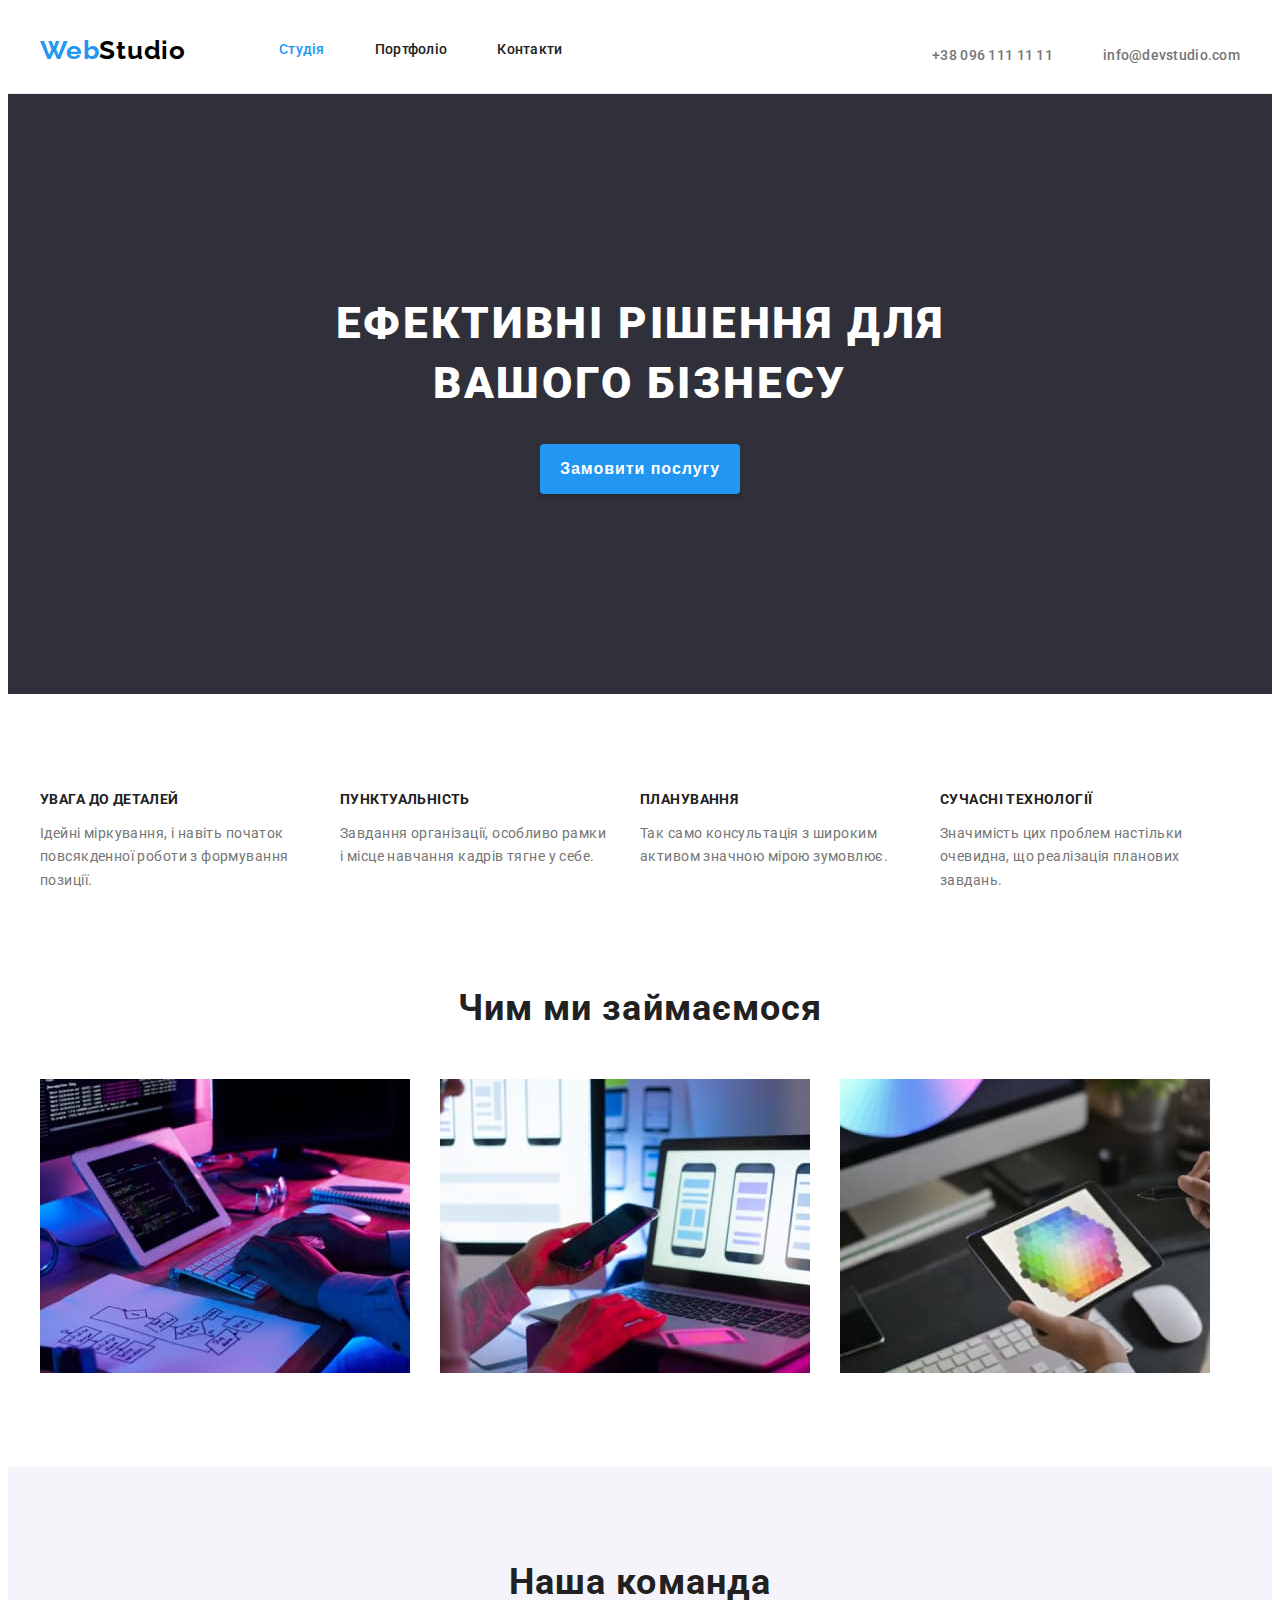
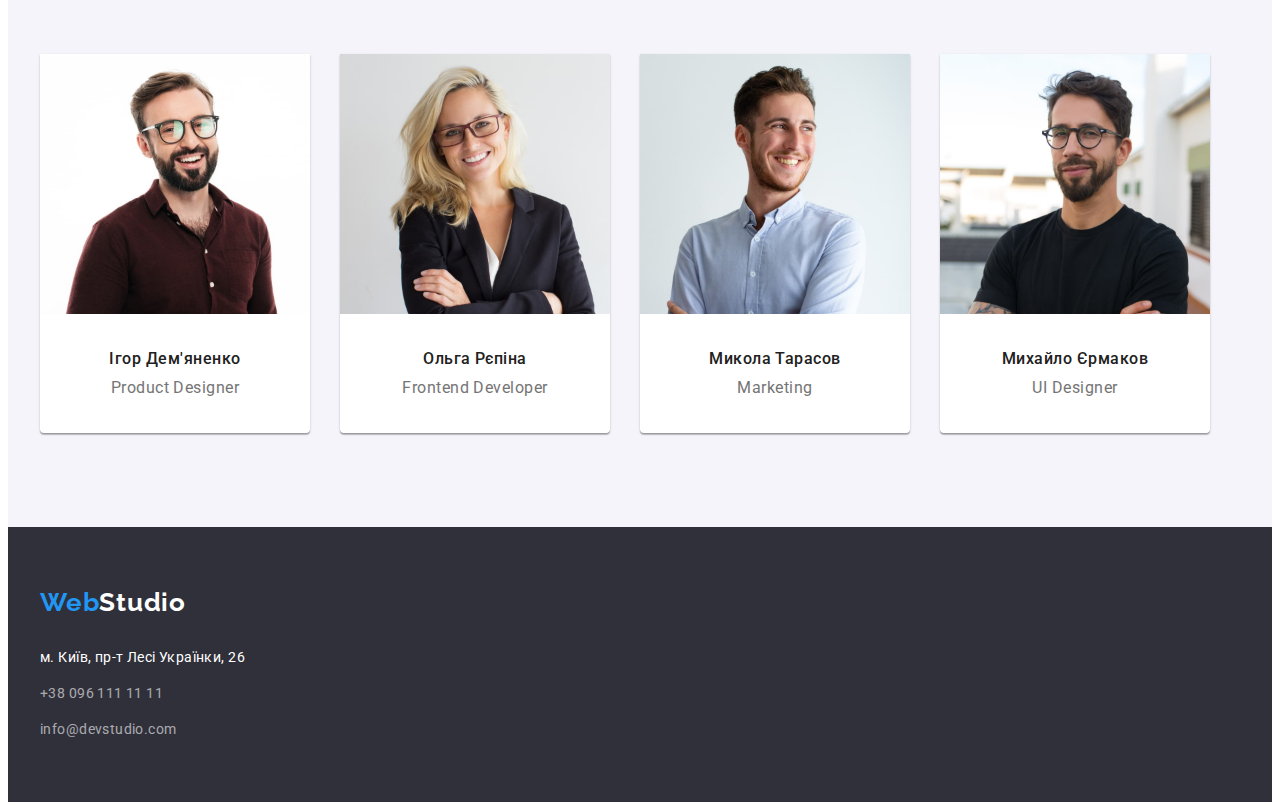
<file: index.html>
<!DOCTYPE html>
<html lang="uk">
  <head>
    <meta charset="UTF-8" />
    <meta name="viewport" content="width=device-width, initial-scale=1.0" />
    <title>Студія</title>
    <link rel="preconnect" href="https://fonts.googleapis.com" />
    <link rel="preconnect" href="https://fonts.gstatic.com" crossorigin />
    <link
      href="https://fonts.googleapis.com/css2?family=Raleway:wght@700&family=Roboto:wght@400;500;700;900&display=swap"
      rel="stylesheet"
    />
    <link
      rel="stylesheet"
      href="https://cdnjs.cloudflare.com/ajax/libs/modern-normalize/2.0.0/modern-normalize.min.css"
      integrity="sha512-4xo8blKMVCiXpTaLzQSLSw3KFOVPWhm/TRtuPVc4WG6kUgjH6J03IBuG7JZPkcWMxJ5huwaBpOpnwYElP/m6wg=="
      crossorigin="anonymous"
      referrerpolicy="no-referrer"
    />
    <link rel="stylesheet" href="./css/styles.css" />
  </head>
  <body>
    <header class="header">
      <div class="container header-container">
        <a class="logo header-logo link" href="index.html" lang="eu"
          >Web<span class="logo-color">Studio</span></a
        >
        <nav class="header-nav">
          <ul class="header-menu list">
            <li class="menu-item">
              <a class="menu-link current link" href="./index.html">Студія</a>
            </li>
            <li class="menu-item">
              <a class="menu-link link" href="./portfolio.html">Портфоліо</a>
            </li>
            <li class="menu-item">
              <a class="menu-link link" href="#address">Контакти</a>
            </li>
          </ul>
        </nav>
        <ul class="contacts list contacts-header">
          <li class="contacts-item">
            <a class="contacts-link link" href="tel:+380961111111"
              >+38 096 111 11 11</a
            >
          </li>
          <li class="contacts-item">
            <a class="contacts-link link" href="mailto:info@devstudio.com"
              >info@devstudio.com</a
            >
          </li>
        </ul>
      </div>
    </header>
    <main class="main">
      <!-- Hero -->
      <section class="hero">
        <div class="container hero-container">
          <h1 class="hero-title">Ефективні рішення для вашого бізнесу</h1>
          <button type="button" class="hero-button">Замовити послугу</button>
        </div>
      </section>

      <!--Наші переваги-->
      <section class="advantages section">
        <div class="container">
          <h2 class="hiden-title visually-hidden">Наші переваги</h2>
          <ul class="advantages-list list">
            <li class="advantages-item">
              <h3 class="advantages-list-title">УВАГА ДО ДЕТАЛЕЙ</h3>
              <p class="advantages-text">
                Ідейні міркування, і навіть початок повсякденної роботи з
                формування позиції.
              </p>
            </li>
            <li class="advantages-item">
              <h3 class="advantages-list-title">ПУНКТУАЛЬНІСТЬ</h3>
              <p class="advantages-text">
                Завдання організації, особливо рамки і місце навчання кадрів
                тягне у себе.
              </p>
            </li>
            <li class="advantages-item">
              <h3 class="advantages-list-title">ПЛАНУВАННЯ</h3>
              <p class="advantages-text">
                Так само консультація з широким активом значною мірою зумовлює.
              </p>
            </li>
            <li class="advantages-item">
              <h3 class="advantages-list-title">СУЧАСНІ ТЕХНОЛОГІЇ</h3>
              <p class="advantages-text">
                Значимість цих проблем настільки очевидна, що реалізація
                планових завдань.
              </p>
            </li>
          </ul>
        </div>
      </section>

      <!--Наші послуги-->
      <section class="services section">
        <div class="container">
          <h2 class="services-title">Чим ми займаємося</h2>
          <ul class="services-list list">
            <li class="services-item">
              <img
                src="./images/box.jpg"
                alt="розробка сайтів"
                width="370"
                height="294"
              />
            </li>
            <li class="services-item">
              <img
                src="./images/box2.jpg"
                alt="розробка мобільних додатків"
                width="370"
                height="294"
              />
            </li>
            <li class="services-item">
              <img
                src="./images/box3.jpg"
                alt="веб дизайн"
                width="370"
                height="294"
              />
            </li>
          </ul>
        </div>
      </section>

      <!--Наша команда-->
      <section class="team section">
        <div class="container">
          <h2 class="team-title">Наша команда</h2>
          <ul class="team-list list">
            <li class="team-item">
              <img
                src="./images/team/team1.jpg"
                alt="Фото"
                width="270"
                height="260"
              />
              <h3 class="team-list-title">Ігор Дем'яненко</h3>
              <p class="team-text">Product Designer</p>
            </li>
            <li class="team-item">
              <img
                src="./images/team/team2.jpg"
                alt="Фото"
                width="270"
                height="260"
              />
              <h3 class="team-list-title">Ольга Рєпіна</h3>
              <p class="team-text">Frontend Developer</p>
            </li>
            <li class="team-item">
              <img
                src="./images/team/team3.jpg"
                alt="Фото"
                width="270"
                height="260"
              />
              <h3 class="team-list-title">Микола Тарасов</h3>
              <p class="team-text">Marketing</p>
            </li>
            <li class="team-item">
              <img
                src="./images/team/team4.jpg"
                alt="Фото"
                width="270"
                height="260"
              />
              <h3 class="team-list-title">Михайло Єрмаков</h3>
              <p class="team-text">UI Designer</p>
            </li>
          </ul>
        </div>
      </section>
    </main>
    <footer class="footer">
      <div class="container">
        <a class="logo logo-footer link" href="index.html" lang="eu"
          >Web<span class="logo-color-footer">Studio</span></a
        >
        <address id="address">
          <p class="address-text">м. Київ, пр-т Лесі Українки, 26</p>
          <ul class="contacts list">
            <li class="contacts-item">
              <a
                class="contacts-link link contacst-footer"
                href="tel:+380961111111"
                >+38 096 111 11 11</a
              >
            </li>
            <li class="contacts-item">
              <a
                class="contacts-link link contacst-footer"
                href="mailto:info@devstudio.com"
                >info@devstudio.com</a
              >
            </li>
          </ul>
        </address>
      </div>
    </footer>
  </body>
</html>
</file>
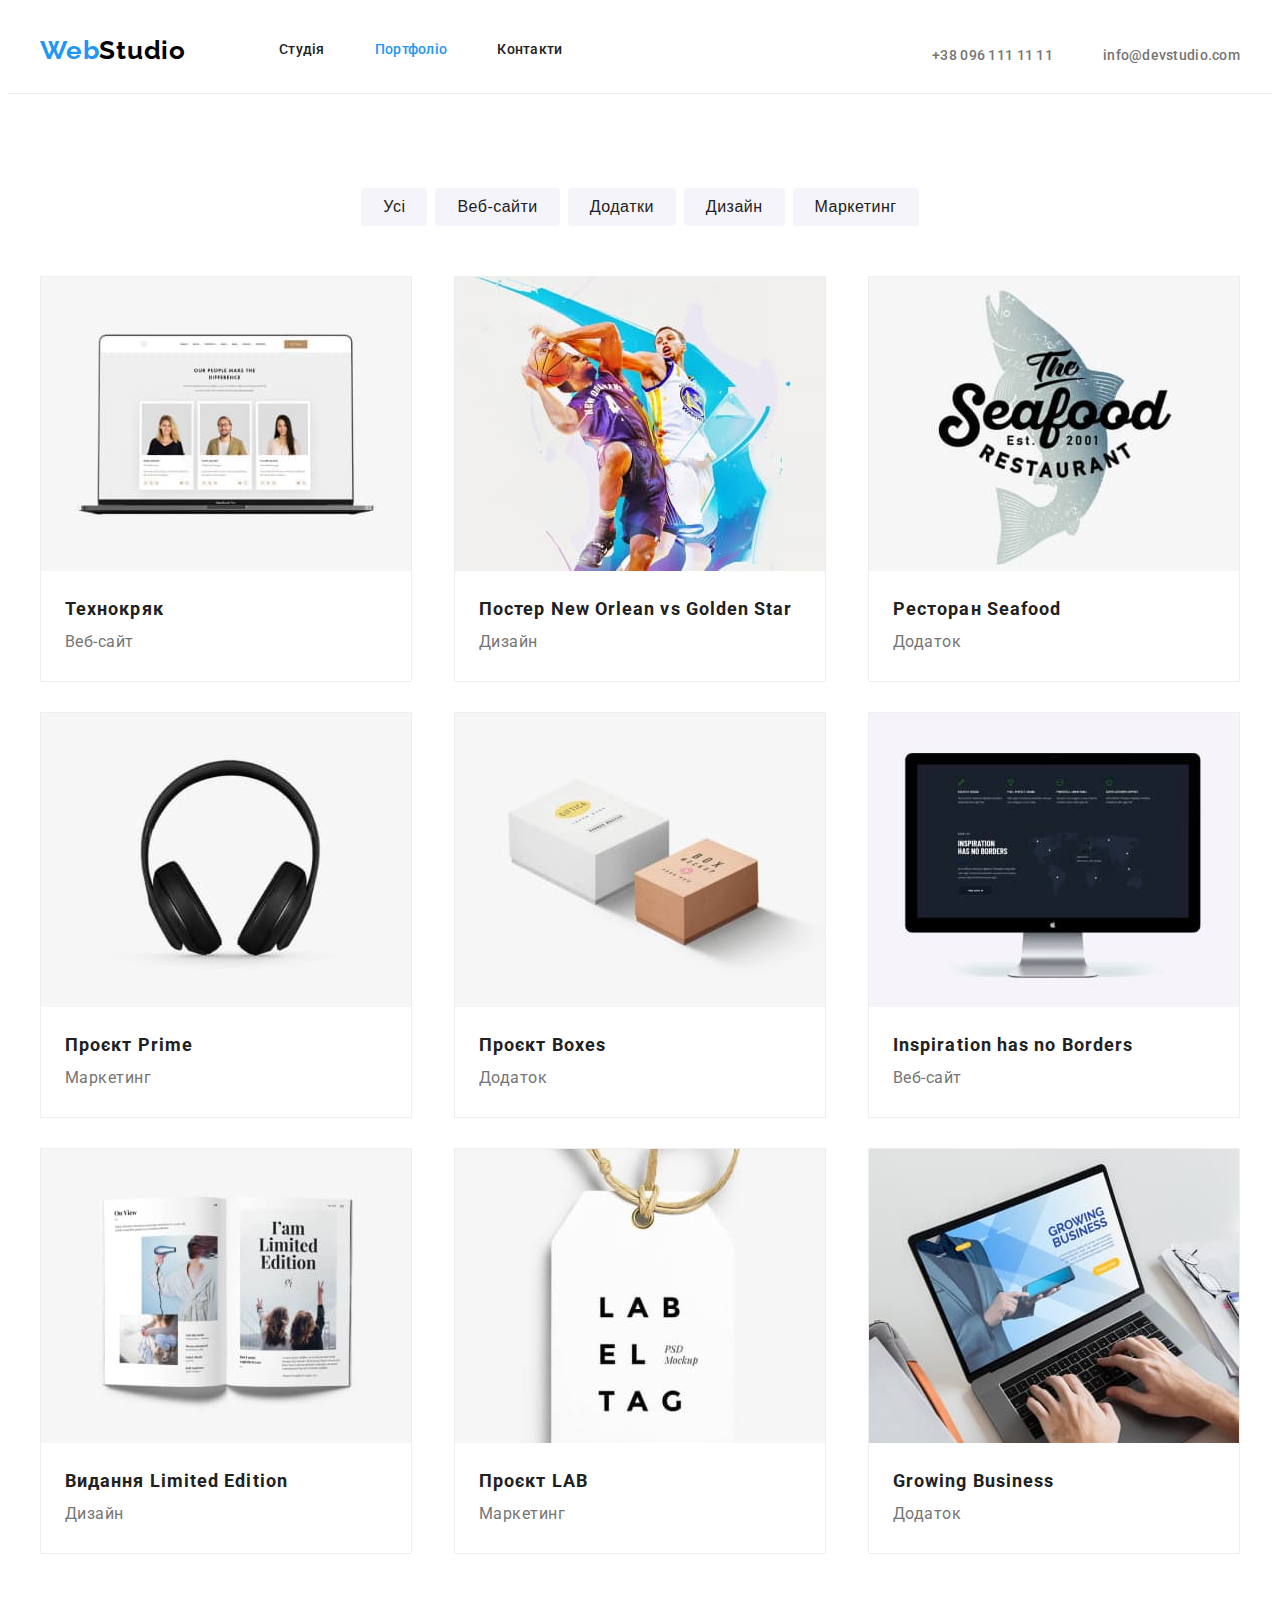
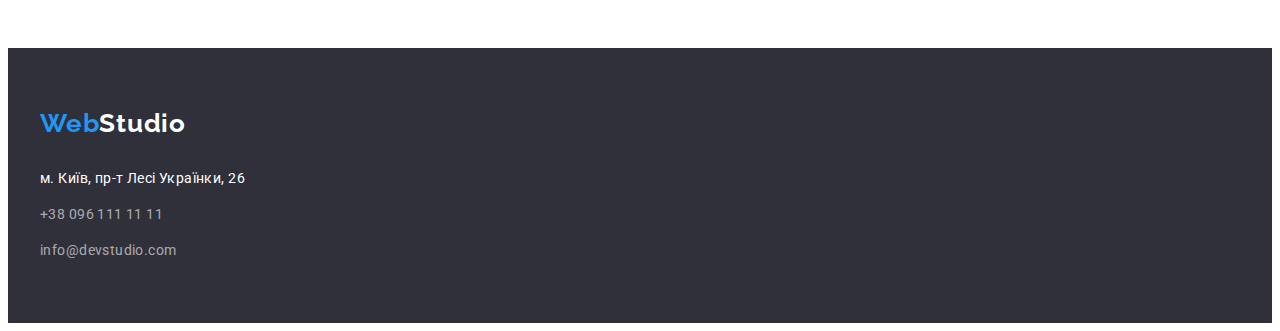
<file: portfolio.html>
<!DOCTYPE html>
<html lang="uk">
  <head>
    <meta charset="UTF-8" />
    <meta name="viewport" content="width=device-width, initial-scale=1.0" />
    <title>Студія</title>
    <link rel="preconnect" href="https://fonts.googleapis.com" />
    <link rel="preconnect" href="https://fonts.gstatic.com" crossorigin />
    <link
      href="https://fonts.googleapis.com/css2?family=Raleway:wght@700&family=Roboto:wght@400;500;700;900&display=swap"
      rel="stylesheet"
    />
    <link
      rel="stylesheet"
      href="https://cdnjs.cloudflare.com/ajax/libs/modern-normalize/2.0.0/modern-normalize.min.css"
      integrity="sha512-4xo8blKMVCiXpTaLzQSLSw3KFOVPWhm/TRtuPVc4WG6kUgjH6J03IBuG7JZPkcWMxJ5huwaBpOpnwYElP/m6wg=="
      crossorigin="anonymous"
      referrerpolicy="no-referrer"
    />
    <link rel="stylesheet" href="./css/styles.css" />
  </head>
  <body>
    <header class="header">
      <div class="container header-container">
        <a class="logo header-logo link" href="index.html" lang="eu"
          >Web<span class="logo-color">Studio</span></a
        >
        <nav class="header-nav">
          <ul class="header-menu list">
            <li class="menu-item">
              <a class="menu-link link" href="index.html">Студія</a>
            </li>
            <li class="menu-item">
              <a class="menu-link current link" href="portfolio.html"
                >Портфоліо</a
              >
            </li>
            <li class="menu-item">
              <a class="menu-link link" href="#address">Контакти</a>
            </li>
          </ul>
        </nav>
        <ul class="contacts contacts-header list">
          <li class="contacts-item">
            <a class="contacts-link link" href="tel:+380961111111"
              >+38 096 111 11 11</a
            >
          </li>
          <li class="contacts-item">
            <a class="contacts-link link" href="mailto:info@devstudio.com"
              >info@devstudio.com</a
            >
          </li>
        </ul>
      </div>
    </header>
    <main class="main">
      <h2 class="hiden-title visually-hidden">Портфоліо</h2>
      <section class="portfolio">
        <div class="container">
          <ul class="portfolio-filtr list">
            <li><button type="button" class="filtr-button">Усі</button></li>
            <li>
              <button type="button" class="filtr-button">Веб-сайти</button>
            </li>
            <li><button type="button" class="filtr-button">Додатки</button></li>
            <li><button type="button" class="filtr-button">Дизайн</button></li>
            <li>
              <button type="button" class="filtr-button">Маркетинг</button>
            </li>
          </ul>
          <ul class="portfolio-list list">
            <li class="portfolio-item">
              <a class="link" href="">
                <img
                  src="./images/portfolio/img-portfolio1.jpg"
                  alt=""
                  width="370"
                  height="294"
                />
                <h3 class="portfolio-item-title">Технокряк</h3>
                <p class="portfolio-text">Веб-сайт</p></a
              >
            </li>
            <li class="portfolio-item">
              <a class="link" href="">
                <img
                  src="./images/portfolio/img-portfolio2.jpg"
                  alt=""
                  width="370"
                  height="294"
                />
                <h3 class="portfolio-item-title">
                  Постер <span lang="eu">New Orlean vs Golden Star</span>
                </h3>
                <p class="portfolio-text">Дизайн</p></a
              >
            </li>
            <li class="portfolio-item">
              <a class="link" href="">
                <img
                  src="./images/portfolio/img-portfolio3.jpg"
                  alt=""
                  width="370"
                  height="294"
                />
                <h3 class="portfolio-item-title">
                  Ресторан <span lang="eu">Seafood</span>
                </h3>
                <p class="portfolio-text">Додаток</p></a
              >
            </li>
            <li class="portfolio-item">
              <a class="link" href="">
                <img
                  src="./images/portfolio/img-portfolio4.jpg"
                  alt=""
                  width="370"
                  height="294"
                />
                <h3 class="portfolio-item-title">
                  Проєкт <span lang="eu">Prime</span>
                </h3>
                <p class="portfolio-text">Маркетинг</p></a
              >
            </li>
            <li class="portfolio-item">
              <a class="link" href="">
                <img
                  src="./images/portfolio/img-portfolio5.jpg"
                  alt=""
                  width="370"
                  height="294"
                />
                <h3 class="portfolio-item-title">
                  Проєкт <span lang="eu">Boxes</span>
                </h3>
                <p class="portfolio-text">Додаток</p></a
              >
            </li>
            <li class="portfolio-item">
              <a class="link" href="">
                <img
                  src="./images/portfolio/img-portfolio6.jpg"
                  alt=""
                  width="370"
                  height="294"
                />
                <h3 class="portfolio-item-title" lang="eu">
                  Inspiration has no Borders
                </h3>
                <p class="portfolio-text">Веб-сайт</p></a
              >
            </li>
            <li class="portfolio-item">
              <a class="link" href="">
                <img
                  src="./images/portfolio/img-portfolio7.jpg"
                  alt=""
                  width="370"
                  height="294"
                />
                <h3 class="portfolio-item-title">
                  Видання <span lang="eu">Limited Edition</span>
                </h3>
                <p class="portfolio-text">Дизайн</p></a
              >
            </li>
            <li class="portfolio-item">
              <a class="link" href="">
                <img
                  src="./images/portfolio/img-portfolio8.jpg"
                  alt=""
                  width="370"
                  height="294"
                />
                <h3 class="portfolio-item-title">
                  Проєкт <span lang="eu">LAB</span>
                </h3>
                <p class="portfolio-text">Маркетинг</p></a
              >
            </li>
            <li class="portfolio-item">
              <a class="link" href="">
                <img
                  src="./images/portfolio/img-portfolio9.jpg"
                  alt=""
                  width="370"
                  height="294"
                />
                <h3 class="portfolio-item-title" lang="eu">Growing Business</h3>
                <p class="portfolio-text">Додаток</p></a
              >
            </li>
          </ul>
        </div>
      </section>
    </main>
    <footer class="footer">
      <div class="container">
        <a class="logo link" href="index.html" lang="eu"
          >Web<span class="logo-color-footer">Studio</span></a
        >
        <address id="address">
          <p class="address-text">м. Київ, пр-т Лесі Українки, 26</p>
          <ul class="contacts list">
            <li class="contacts-item">
              <a
                class="contacts-link link contacst-footer"
                href="tel:+380961111111"
                >+38 096 111 11 11</a
              >
            </li>
            <li class="contacts-item">
              <a
                class="contacts-link link contacst-footer"
                href="mailto:info@devstudio.com"
                >info@devstudio.com</a
              >
            </li>
          </ul>
        </address>
      </div>
    </footer>
  </body>
</html>
</file>
<file: css/styles.css>
:root {
    --main-color: #fff;
    --first-color: #2F303A;
    --second-color: #F5F4FA;
    --first-text-color: #212121;
    --second-text-color: #757575;
    --hover-color: #2196F3;
    --button-first-color: #2196F3;
    --button-second-color: #F5F4FA;
    --first-lh: 1.71;
    --second-lh: 1.87;
}

p, h1, h2, h3, h4, h5, h6 {
    margin: 0;
}

ul, ol {
    margin: 0;
    padding: 0;
}

img {
    display: block;
}

.container {
    width: 1200px;
    padding-left: 15px;
    padding-right: 15px;
    margin: 0 auto;
}

body {
    font-family: "Roboto", sans-serif;
    font-style: normal;
    background-color: var(--main-color);
    color: var(--first-text-color);
}


.logo {
    font-family: "Raleway", sans-serif;
    font-size: 26px;
    font-weight: 700;
    line-height: 1.19;
    letter-spacing: 0.78px;
    color: var(--hover-color);
}

.logo-color {
    color: #000;
}

.logo-color-footer {
    color: var(--main-color);
}

.list {
    list-style: none;
}


.link {
    text-decoration: none;
    
}

.hiden-title, .services-title, .team-title {
    text-align: center;
    font-size: 36px;
    line-height: 1.17;
    letter-spacing: 1.08px;
}

.visually-hidden {
    position: absolute;
    width: 1px;
    height: 1px;
    margin: -1px;
    border: 0;
    padding: 0;

    white-space: nowrap;
    clip-path: inset(100%);
    clip: rect(0 0 0 0);
    overflow: hidden;
}



/*--------------------------------------- header -----------------------------------------------------*/ 

.header {
    padding-top: 24px;
    padding-bottom: 25px;
    border-bottom: 1px solid #ECECEC;
}

.menu-link {
    color: var(--first-text-color);
    font-size: 14px;
    font-weight: 500;
    line-height: var(--first-lh);
    letter-spacing: 0.28px;
}
 .menu-link:hover, .menu-link:focus {
    color: var(--hover-color);
 }

.contacts-link {
    color: var(--second-text-color);
    font-size: 14px;
    font-weight: 500;
    line-height: var(--first-lh);
    letter-spacing: 0.28px;
}
 .contacts-link:hover, .contacts-link:focus {
    color: var(--hover-color);
 }

 .header-menu .menu-item .menu-link.current {
    color: var(--hover-color);
 }

 .header-container {
    display: flex;
    align-items: center;
 }

 .header-menu {
    display: flex;
    align-items: center;
    gap: 50px;
 }

 .contacts-header {
     display: flex;
     align-items: center;
     margin-left: auto;
     gap: 50px;
 }

 .header-logo {
    margin-right: 93px;
 }
/*--------------------------------------- hero -----------------------------------------------------*/

 .hero {
    background-color: var(--first-color);
    padding-top: 200px;
    padding-bottom: 200px;
 }

 .hero-title {
    color: var(--main-color); 
    text-align: center;
    font-size: 44px;
    font-weight: 900;
    line-height: 1.36;
    letter-spacing: 2.64px;
    text-transform: uppercase;
    margin-bottom: 30px;
    max-width: 696px;
 }

 .hero-button {
    border-radius: 4px;
    background-color: var(--button-first-color);
    color: var(--main-color);
    text-align: center;
    font-size: 16px;
    font-weight: 700;
    line-height: var(--second-lh);
    letter-spacing: 0.96px;
    border-radius: 4px;
    border: 0px;
    box-shadow: 0 4px 4px 0 rgba(0, 0, 0, 0.15);
    cursor: pointer;
    min-width: 200px;
    min-height: 50px;
 }

 .hero-button:hover, .hero-button:focus {
    background-color: #188CE8;
    color: var(--main-color);
    min-width: 216px;
 }

 .hero-container {
     display: flex;
     flex-direction: column;
     align-items: center;
 }

 /*--------------------------------------- advantages -----------------------------------------------------*/

 .advantages {
    padding-top: 94px;
    padding-bottom: 94px;
 }

.advantages-list-title {
    font-size: 14px;
    font-weight: 700;
    line-height: var(--first-lh);
    letter-spacing: 0.42px;
    text-transform: uppercase;
    margin-bottom: 10px;
}

.advantages-text {
    color: var(--second-text-color);
    font-size: 14px;
    line-height: var(--first-lh);
    letter-spacing: 0.42px;
}

.advantages-list {
    display: flex;
    gap: 30px;
}

.advantages-item {
    max-width: 270px;
}

/*--------------------------------------- service -----------------------------------------------------*/

.services {
    padding-bottom: 94px;
}

.services-title {
    margin-bottom: 50px;
}

.services-list {
    display: flex;
    gap: 30px;
}

 /*--------------------------------------- team -----------------------------------------------------*/

.team {
    background-color: var(--second-color);
    padding-top: 94px;
    padding-bottom: 94px;
}

.team-title {
    margin-bottom: 50px;
}

.team-list-title {
    text-align: center;
    font-size: 16px;
    font-weight: 500;
    line-height: var(--second-lh);
    letter-spacing: 0.48px;
    margin-top: 30px;
    
}

.team-text {
    color: var(--second-text-color);
    text-align: center;
    font-size: 16px;
    line-height: var(--second-lh);
    letter-spacing: 0.48px;
    margin-bottom: 30px;
}

.team-item {
    border-radius: 0px 0px 4px 4px;
    background-color: var(--main-color);
    box-shadow: 0px 2px 1px 0px rgba(0, 0, 0, 0.20), 0px 1px 1px 0px rgba(0, 0, 0, 0.14), 0px 1px 3px 0px rgba(0, 0, 0, 0.12);
    width: 270px;
}

.team-list {
    display: flex;
    gap: 30px;
}
/*--------------------------------------- footer -----------------------------------------------------*/
.footer {
    background-color: var(--first-color);
    padding-top: 60px;
    padding-bottom: 60px;
}

.address-text {
    color: var(--main-color);
    font-size: 14px;
    line-height: var(--first-lh);
    letter-spacing: 0.42px;
    font-style: normal;
    margin-top: 20px;
    margin-top: 28px;
}

.contacst-footer {
    color: rgba(255, 255, 255, 0.60);
    font-size: 14px;
    font-style: normal;
    font-weight: 400;
    line-height: var(--first-lh);
    letter-spacing: 0.42px;
}

.contacts-item {
    margin-top: 12px;
}
/* ********************************************** PORTFOLIO ****************************************************** */

.portfolio {
    padding-top: 94px;
    padding-bottom: 94px;
}
.portfolio-filtr {
    margin-bottom: 50px;
    display: flex;
    justify-content: center;
    gap: 8px;
}



.filtr-button {
    color: var(--first-text-color);
    text-align: center;
    font-size: 16px;
    font-weight: 500;
    line-height: 1.62;
    letter-spacing: 0.48px;
    border-radius: 4px;
    background-color: var(--button-second-color);
    cursor: pointer;
    padding: 6px 22px 6px 22px;
    border: 0px;

}

.filtr-button:hover, .filtr-button:focus {
    background-color: var(--hover-color);
    color: var(--main-color);
}

.portfolio-item-title {
    color: var(--first-text-color);
    font-size: 18px;
    font-weight: 700;
    line-height: 2;
    letter-spacing: 1.08px;
    margin: 20px 24px 0 24px;
}

.portfolio-text {
    color: var(--second-text-color);
    font-size: 16px;
    line-height: var(--second-lh);
    letter-spacing: 0.48px;
    margin: 0 24px 20px 24px;
}

.portfolio-list {
    display: flex;
    flex-wrap: wrap;
    justify-content: space-between;
    gap: 30px;

}

.portfolio-item {
    border: 1px solid #eee;
    width: 370px;
    height: 404px;
}

/*  */
</file>
